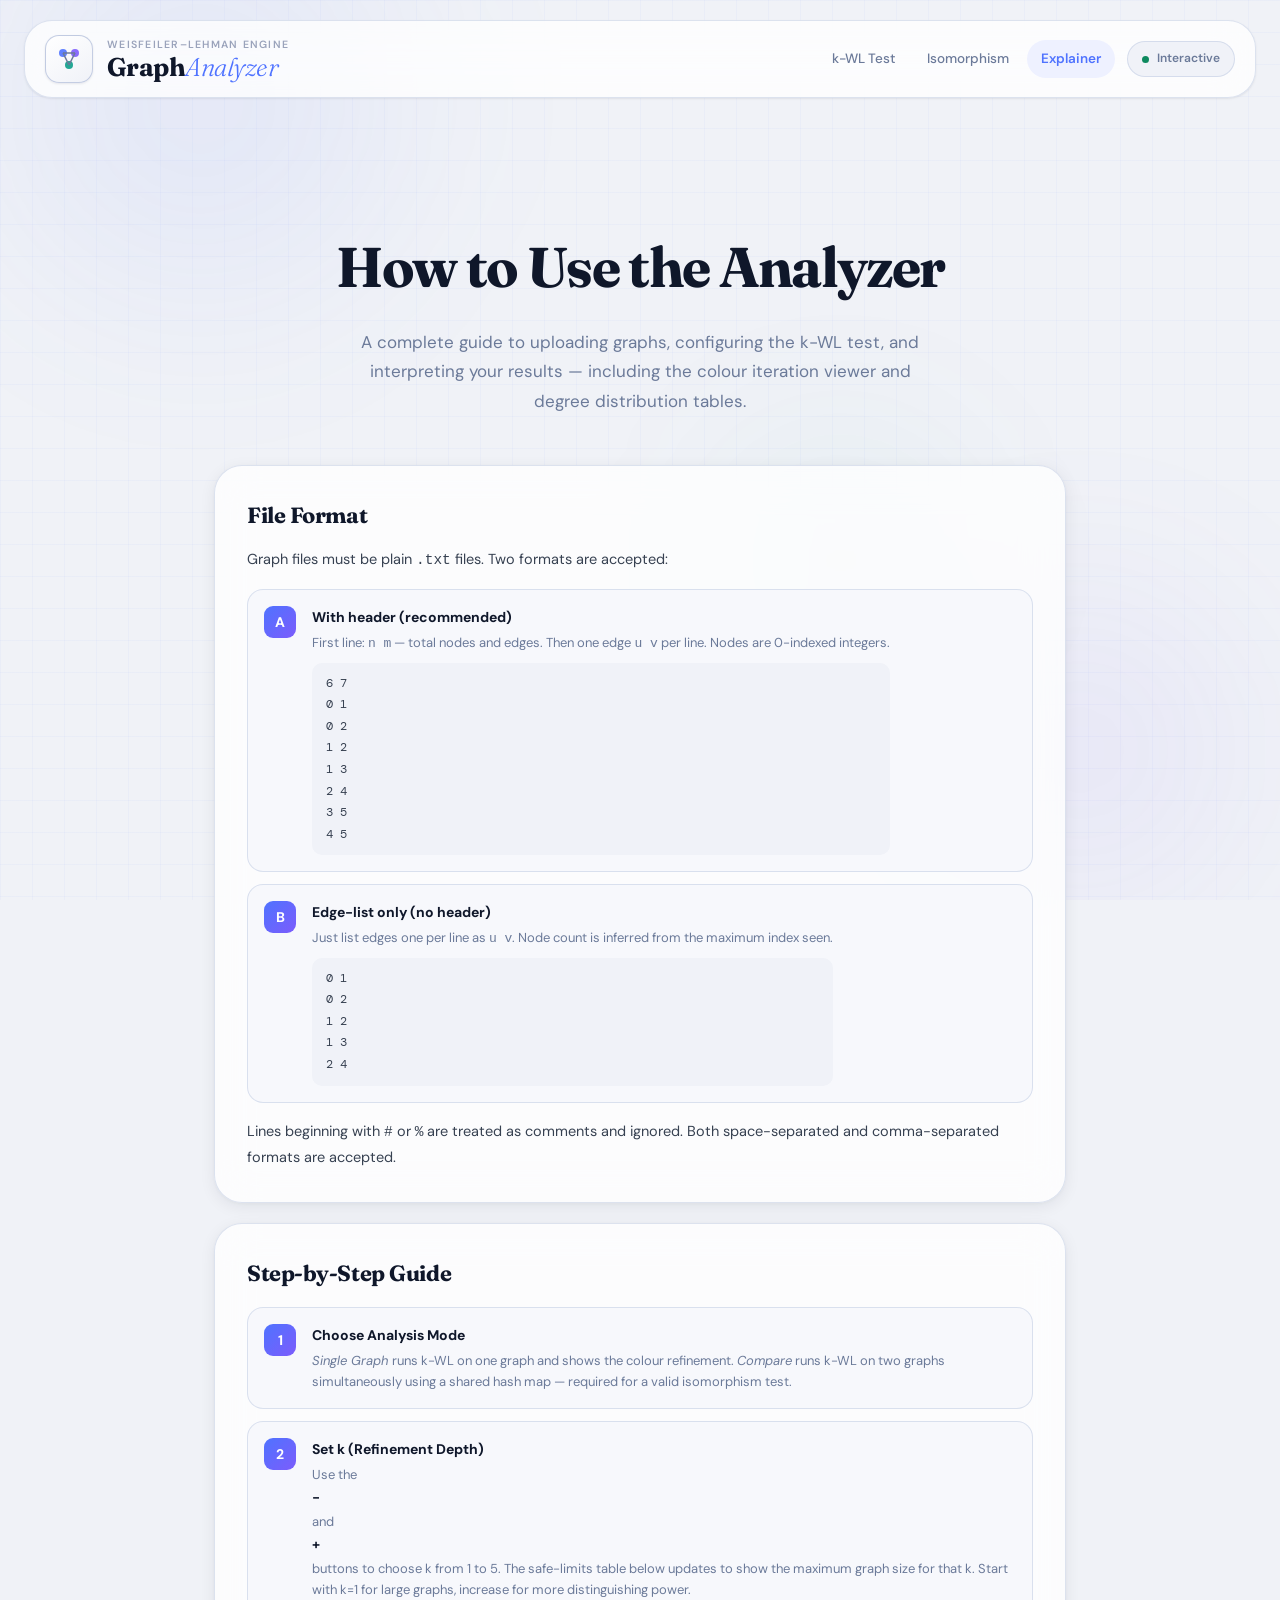
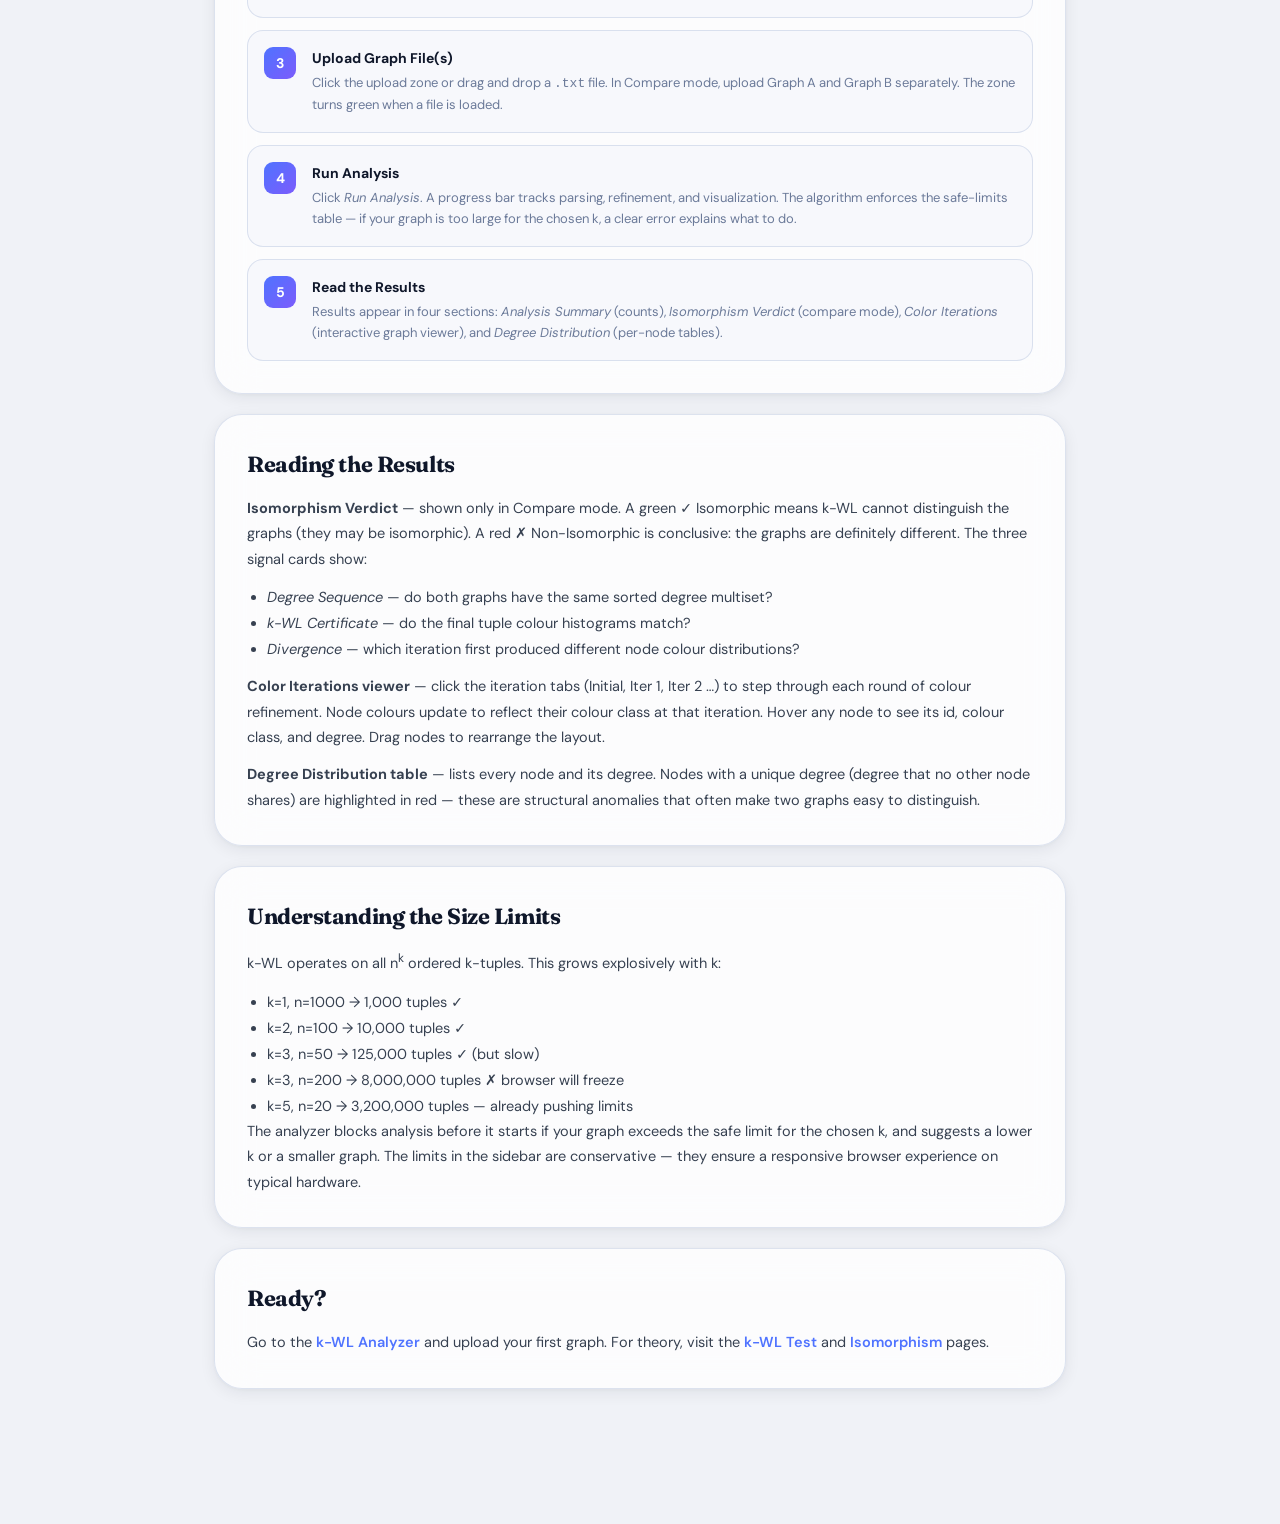
<file: explain.html>
<!DOCTYPE html>
<html lang="en">
<head>
  <meta charset="UTF-8" />
  <meta name="viewport" content="width=device-width, initial-scale=1.0" />
  <title>Explainer — Graph Analyzer</title>
  <link rel="preconnect" href="https://fonts.googleapis.com" />
  <link rel="preconnect" href="https://fonts.gstatic.com" crossorigin />
  <link href="https://fonts.googleapis.com/css2?family=DM+Sans:wght@300;400;500;600;700&family=DM+Mono:wght@400;500&family=Fraunces:ital,opsz,wght@0,9..144,300;0,9..144,700;1,9..144,400&display=swap" rel="stylesheet" />
  <link rel="stylesheet" href="styles.css" />
</head>
<body>

  <div class="bg-canvas">
    <div class="orb orb-1"></div>
    <div class="orb orb-2"></div>
    <div class="orb orb-3"></div>
  </div>

  <div class="page-shell">
    <header class="topbar">
      <div class="brand">
        <div class="brand-mark">
          <svg width="28" height="28" viewBox="0 0 28 28" fill="none">
            <circle cx="8"  cy="8"  r="4" fill="var(--accent-primary)" opacity="0.9"/>
            <circle cx="20" cy="8"  r="4" fill="var(--accent-violet)"  opacity="0.9"/>
            <circle cx="14" cy="20" r="4" fill="var(--accent-teal)"    opacity="0.9"/>
            <line x1="8"  y1="8"  x2="20" y2="8"  stroke="var(--text-tertiary)" stroke-width="1.5"/>
            <line x1="8"  y1="8"  x2="14" y2="20" stroke="var(--text-tertiary)" stroke-width="1.5"/>
            <line x1="20" y1="8"  x2="14" y2="20" stroke="var(--text-tertiary)" stroke-width="1.5"/>
          </svg>
        </div>
        <div class="brand-copy">
          <span class="brand-tag">Weisfeiler–Lehman Engine</span>
          <h1 class="brand-title">Graph<em>Analyzer</em></h1>
        </div>
      </div>
      <nav class="topbar-nav">
        <a href="index.html"       class="nav-link">k-WL Test</a>
        <a href="isomorphism.html" class="nav-link">Isomorphism</a>
        <a href="explain.html"     class="nav-link active">Explainer</a>
        <div class="status-chip">
          <span class="pulse-dot"></span>
          Interactive
        </div>
      </nav>
    </header>

    <div class="static-page">

      <div class="static-hero anim-slide-up">
        <h2>How to Use the Analyzer</h2>
        <p>A complete guide to uploading graphs, configuring the k-WL test, and interpreting your results — including the colour iteration viewer and degree distribution tables.</p>
      </div>

      <!-- File format -->
      <div class="static-section anim-slide-up anim-d1">
        <h3>File Format</h3>
        <p>Graph files must be plain <code>.txt</code> files. Two formats are accepted:</p>

        <div class="algo-steps" style="margin-top:16px">
          <div class="algo-step">
            <div class="step-num">A</div>
            <div class="step-body">
              <strong>With header (recommended)</strong>
              <p>First line: <code>n m</code> — total nodes and edges. Then one edge <code>u v</code> per line. Nodes are 0-indexed integers.</p>
              <div style="margin-top:8px;padding:10px 14px;background:var(--surface-2);border-radius:10px;font-family:'DM Mono',monospace;font-size:12px;color:var(--text-secondary);line-height:1.8">
                6 7<br>
                0 1<br>
                0 2<br>
                1 2<br>
                1 3<br>
                2 4<br>
                3 5<br>
                4 5
              </div>
            </div>
          </div>
          <div class="algo-step">
            <div class="step-num">B</div>
            <div class="step-body">
              <strong>Edge-list only (no header)</strong>
              <p>Just list edges one per line as <code>u v</code>. Node count is inferred from the maximum index seen.</p>
              <div style="margin-top:8px;padding:10px 14px;background:var(--surface-2);border-radius:10px;font-family:'DM Mono',monospace;font-size:12px;color:var(--text-secondary);line-height:1.8">
                0 1<br>
                0 2<br>
                1 2<br>
                1 3<br>
                2 4
              </div>
            </div>
          </div>
        </div>

        <p style="margin-top:16px">Lines beginning with <code>#</code> or <code>%</code> are treated as comments and ignored. Both space-separated and comma-separated formats are accepted.</p>
      </div>

      <!-- Step by step -->
      <div class="static-section anim-slide-up anim-d2">
        <h3>Step-by-Step Guide</h3>
        <div class="algo-steps">
          <div class="algo-step">
            <div class="step-num">1</div>
            <div class="step-body">
              <strong>Choose Analysis Mode</strong>
              <p><em>Single Graph</em> runs k-WL on one graph and shows the colour refinement. <em>Compare</em> runs k-WL on two graphs simultaneously using a shared hash map — required for a valid isomorphism test.</p>
            </div>
          </div>
          <div class="algo-step">
            <div class="step-num">2</div>
            <div class="step-body">
              <strong>Set k (Refinement Depth)</strong>
              <p>Use the <strong>−</strong> and <strong>+</strong> buttons to choose k from 1 to 5. The safe-limits table below updates to show the maximum graph size for that k. Start with k=1 for large graphs, increase for more distinguishing power.</p>
            </div>
          </div>
          <div class="algo-step">
            <div class="step-num">3</div>
            <div class="step-body">
              <strong>Upload Graph File(s)</strong>
              <p>Click the upload zone or drag and drop a <code>.txt</code> file. In Compare mode, upload Graph A and Graph B separately. The zone turns green when a file is loaded.</p>
            </div>
          </div>
          <div class="algo-step">
            <div class="step-num">4</div>
            <div class="step-body">
              <strong>Run Analysis</strong>
              <p>Click <em>Run Analysis</em>. A progress bar tracks parsing, refinement, and visualization. The algorithm enforces the safe-limits table — if your graph is too large for the chosen k, a clear error explains what to do.</p>
            </div>
          </div>
          <div class="algo-step">
            <div class="step-num">5</div>
            <div class="step-body">
              <strong>Read the Results</strong>
              <p>Results appear in four sections: <em>Analysis Summary</em> (counts), <em>Isomorphism Verdict</em> (compare mode), <em>Color Iterations</em> (interactive graph viewer), and <em>Degree Distribution</em> (per-node tables).</p>
            </div>
          </div>
        </div>
      </div>

      <!-- Reading results -->
      <div class="static-section anim-slide-up anim-d3">
        <h3>Reading the Results</h3>

        <p><strong>Isomorphism Verdict</strong> — shown only in Compare mode. A green ✓ Isomorphic means k-WL cannot distinguish the graphs (they may be isomorphic). A red ✗ Non-Isomorphic is conclusive: the graphs are definitely different. The three signal cards show:</p>
        <ul>
          <li><em>Degree Sequence</em> — do both graphs have the same sorted degree multiset?</li>
          <li><em>k-WL Certificate</em> — do the final tuple colour histograms match?</li>
          <li><em>Divergence</em> — which iteration first produced different node colour distributions?</li>
        </ul>

        <p style="margin-top:12px"><strong>Color Iterations viewer</strong> — click the iteration tabs (Initial, Iter 1, Iter 2 …) to step through each round of colour refinement. Node colours update to reflect their colour class at that iteration. Hover any node to see its id, colour class, and degree. Drag nodes to rearrange the layout.</p>

        <p style="margin-top:12px"><strong>Degree Distribution table</strong> — lists every node and its degree. Nodes with a unique degree (degree that no other node shares) are highlighted in red — these are structural anomalies that often make two graphs easy to distinguish.</p>
      </div>

      <!-- Safe limits -->
      <div class="static-section anim-slide-up anim-d4">
        <h3>Understanding the Size Limits</h3>
        <p>k-WL operates on all n<sup>k</sup> ordered k-tuples. This grows explosively with k:</p>
        <ul>
          <li>k=1, n=1000 → 1,000 tuples ✓</li>
          <li>k=2, n=100 → 10,000 tuples ✓</li>
          <li>k=3, n=50 → 125,000 tuples ✓ (but slow)</li>
          <li>k=3, n=200 → 8,000,000 tuples ✗ browser will freeze</li>
          <li>k=5, n=20 → 3,200,000 tuples — already pushing limits</li>
        </ul>
        <p>The analyzer blocks analysis before it starts if your graph exceeds the safe limit for the chosen k, and suggests a lower k or a smaller graph. The limits in the sidebar are conservative — they ensure a responsive browser experience on typical hardware.</p>
      </div>

      <div class="static-section anim-slide-up">
        <h3>Ready?</h3>
        <p>Go to the <a href="index.html" style="color:var(--accent-primary);font-weight:600">k-WL Analyzer</a> and upload your first graph. For theory, visit the <a href="kwl.html" style="color:var(--accent-primary);font-weight:600">k-WL Test</a> and <a href="isomorphism.html" style="color:var(--accent-primary);font-weight:600">Isomorphism</a> pages.</p>
      </div>

    </div>
  </div>

</body>
</html>
</file>
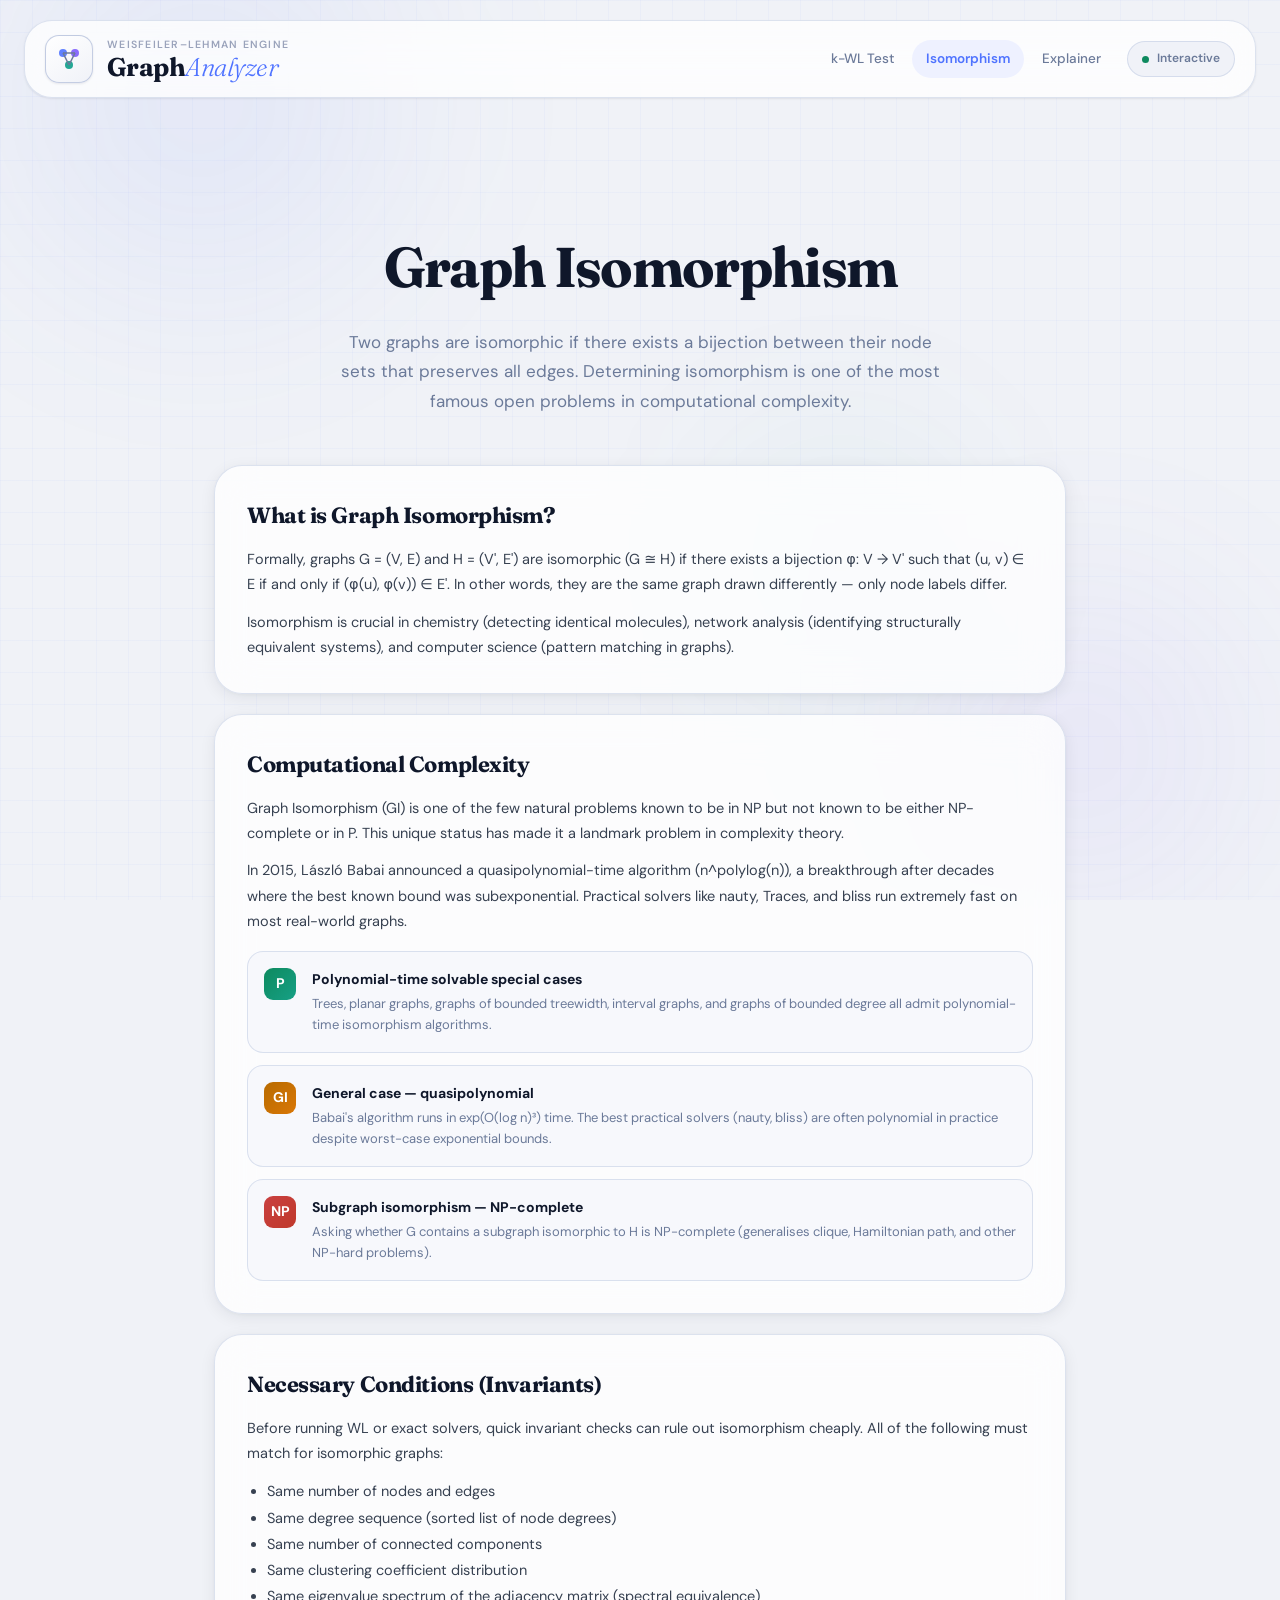
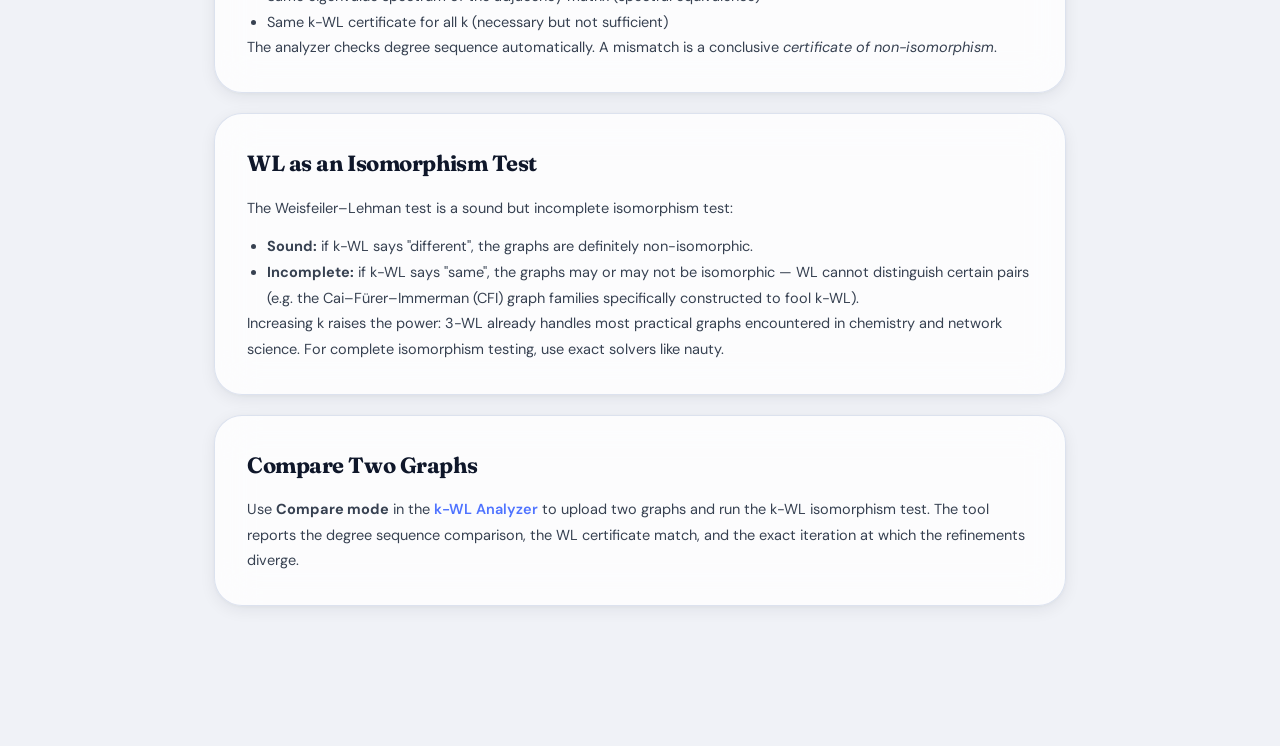
<file: isomorphism.html>
<!DOCTYPE html>
<html lang="en">
<head>
  <meta charset="UTF-8" />
  <meta name="viewport" content="width=device-width, initial-scale=1.0" />
  <title>Isomorphism — Graph Analyzer</title>
  <link rel="preconnect" href="https://fonts.googleapis.com" />
  <link rel="preconnect" href="https://fonts.gstatic.com" crossorigin />
  <link href="https://fonts.googleapis.com/css2?family=DM+Sans:wght@300;400;500;600;700&family=DM+Mono:wght@400;500&family=Fraunces:ital,opsz,wght@0,9..144,300;0,9..144,700;1,9..144,400&display=swap" rel="stylesheet" />
  <link rel="stylesheet" href="styles.css" />
</head>
<body>

  <div class="bg-canvas">
    <div class="orb orb-1"></div>
    <div class="orb orb-2"></div>
    <div class="orb orb-3"></div>
  </div>

  <div class="page-shell">
    <header class="topbar">
      <div class="brand">
        <div class="brand-mark">
          <svg width="28" height="28" viewBox="0 0 28 28" fill="none">
            <circle cx="8"  cy="8"  r="4" fill="var(--accent-primary)" opacity="0.9"/>
            <circle cx="20" cy="8"  r="4" fill="var(--accent-violet)"  opacity="0.9"/>
            <circle cx="14" cy="20" r="4" fill="var(--accent-teal)"    opacity="0.9"/>
            <line x1="8"  y1="8"  x2="20" y2="8"  stroke="var(--text-tertiary)" stroke-width="1.5"/>
            <line x1="8"  y1="8"  x2="14" y2="20" stroke="var(--text-tertiary)" stroke-width="1.5"/>
            <line x1="20" y1="8"  x2="14" y2="20" stroke="var(--text-tertiary)" stroke-width="1.5"/>
          </svg>
        </div>
        <div class="brand-copy">
          <span class="brand-tag">Weisfeiler–Lehman Engine</span>
          <h1 class="brand-title">Graph<em>Analyzer</em></h1>
        </div>
      </div>
      <nav class="topbar-nav">
        <a href="index.html"       class="nav-link">k-WL Test</a>
        <a href="isomorphism.html" class="nav-link active">Isomorphism</a>
        <a href="explain.html"     class="nav-link">Explainer</a>
        <div class="status-chip">
          <span class="pulse-dot"></span>
          Interactive
        </div>
      </nav>
    </header>

    <div class="static-page">

      <div class="static-hero anim-slide-up">
        <h2>Graph Isomorphism</h2>
        <p>Two graphs are isomorphic if there exists a bijection between their node sets that preserves all edges. Determining isomorphism is one of the most famous open problems in computational complexity.</p>
      </div>

      <div class="static-section anim-slide-up anim-d1">
        <h3>What is Graph Isomorphism?</h3>
        <p>Formally, graphs G = (V, E) and H = (V', E') are isomorphic (G ≅ H) if there exists a bijection φ: V → V' such that (u, v) ∈ E if and only if (φ(u), φ(v)) ∈ E'. In other words, they are the same graph drawn differently — only node labels differ.</p>
        <p>Isomorphism is crucial in chemistry (detecting identical molecules), network analysis (identifying structurally equivalent systems), and computer science (pattern matching in graphs).</p>
      </div>

      <div class="static-section anim-slide-up anim-d2">
        <h3>Computational Complexity</h3>
        <p>Graph Isomorphism (GI) is one of the few natural problems known to be in NP but not known to be either NP-complete or in P. This unique status has made it a landmark problem in complexity theory.</p>
        <p>In 2015, László Babai announced a quasipolynomial-time algorithm (n^polylog(n)), a breakthrough after decades where the best known bound was subexponential. Practical solvers like nauty, Traces, and bliss run extremely fast on most real-world graphs.</p>
        <div class="algo-steps" style="margin-top:16px">
          <div class="algo-step">
            <div class="step-num" style="background:linear-gradient(135deg,var(--success),#16a085)">P</div>
            <div class="step-body">
              <strong>Polynomial-time solvable special cases</strong>
              <p>Trees, planar graphs, graphs of bounded treewidth, interval graphs, and graphs of bounded degree all admit polynomial-time isomorphism algorithms.</p>
            </div>
          </div>
          <div class="algo-step">
            <div class="step-num" style="background:linear-gradient(135deg,var(--warning),#d97706)">GI</div>
            <div class="step-body">
              <strong>General case — quasipolynomial</strong>
              <p>Babai's algorithm runs in exp(O(log n)³) time. The best practical solvers (nauty, bliss) are often polynomial in practice despite worst-case exponential bounds.</p>
            </div>
          </div>
          <div class="algo-step">
            <div class="step-num" style="background:linear-gradient(135deg,var(--danger),#c0392b)">NP</div>
            <div class="step-body">
              <strong>Subgraph isomorphism — NP-complete</strong>
              <p>Asking whether G contains a subgraph isomorphic to H is NP-complete (generalises clique, Hamiltonian path, and other NP-hard problems).</p>
            </div>
          </div>
        </div>
      </div>

      <div class="static-section anim-slide-up anim-d3">
        <h3>Necessary Conditions (Invariants)</h3>
        <p>Before running WL or exact solvers, quick invariant checks can rule out isomorphism cheaply. All of the following must match for isomorphic graphs:</p>
        <ul>
          <li>Same number of nodes and edges</li>
          <li>Same degree sequence (sorted list of node degrees)</li>
          <li>Same number of connected components</li>
          <li>Same clustering coefficient distribution</li>
          <li>Same eigenvalue spectrum of the adjacency matrix (spectral equivalence)</li>
          <li>Same k-WL certificate for all k (necessary but not sufficient)</li>
        </ul>
        <p>The analyzer checks degree sequence automatically. A mismatch is a conclusive <em>certificate of non-isomorphism</em>.</p>
      </div>

      <div class="static-section anim-slide-up anim-d4">
        <h3>WL as an Isomorphism Test</h3>
        <p>The Weisfeiler–Lehman test is a sound but incomplete isomorphism test:</p>
        <ul>
          <li><strong>Sound:</strong> if k-WL says "different", the graphs are definitely non-isomorphic.</li>
          <li><strong>Incomplete:</strong> if k-WL says "same", the graphs may or may not be isomorphic — WL cannot distinguish certain pairs (e.g. the Cai–Fürer–Immerman (CFI) graph families specifically constructed to fool k-WL).</li>
        </ul>
        <p>Increasing k raises the power: 3-WL already handles most practical graphs encountered in chemistry and network science. For complete isomorphism testing, use exact solvers like nauty.</p>
      </div>

      <div class="static-section anim-slide-up">
        <h3>Compare Two Graphs</h3>
        <p>Use <strong>Compare mode</strong> in the <a href="index.html" style="color:var(--accent-primary);font-weight:600">k-WL Analyzer</a> to upload two graphs and run the k-WL isomorphism test. The tool reports the degree sequence comparison, the WL certificate match, and the exact iteration at which the refinements diverge.</p>
      </div>

    </div>
  </div>

</body>
</html>
</file>
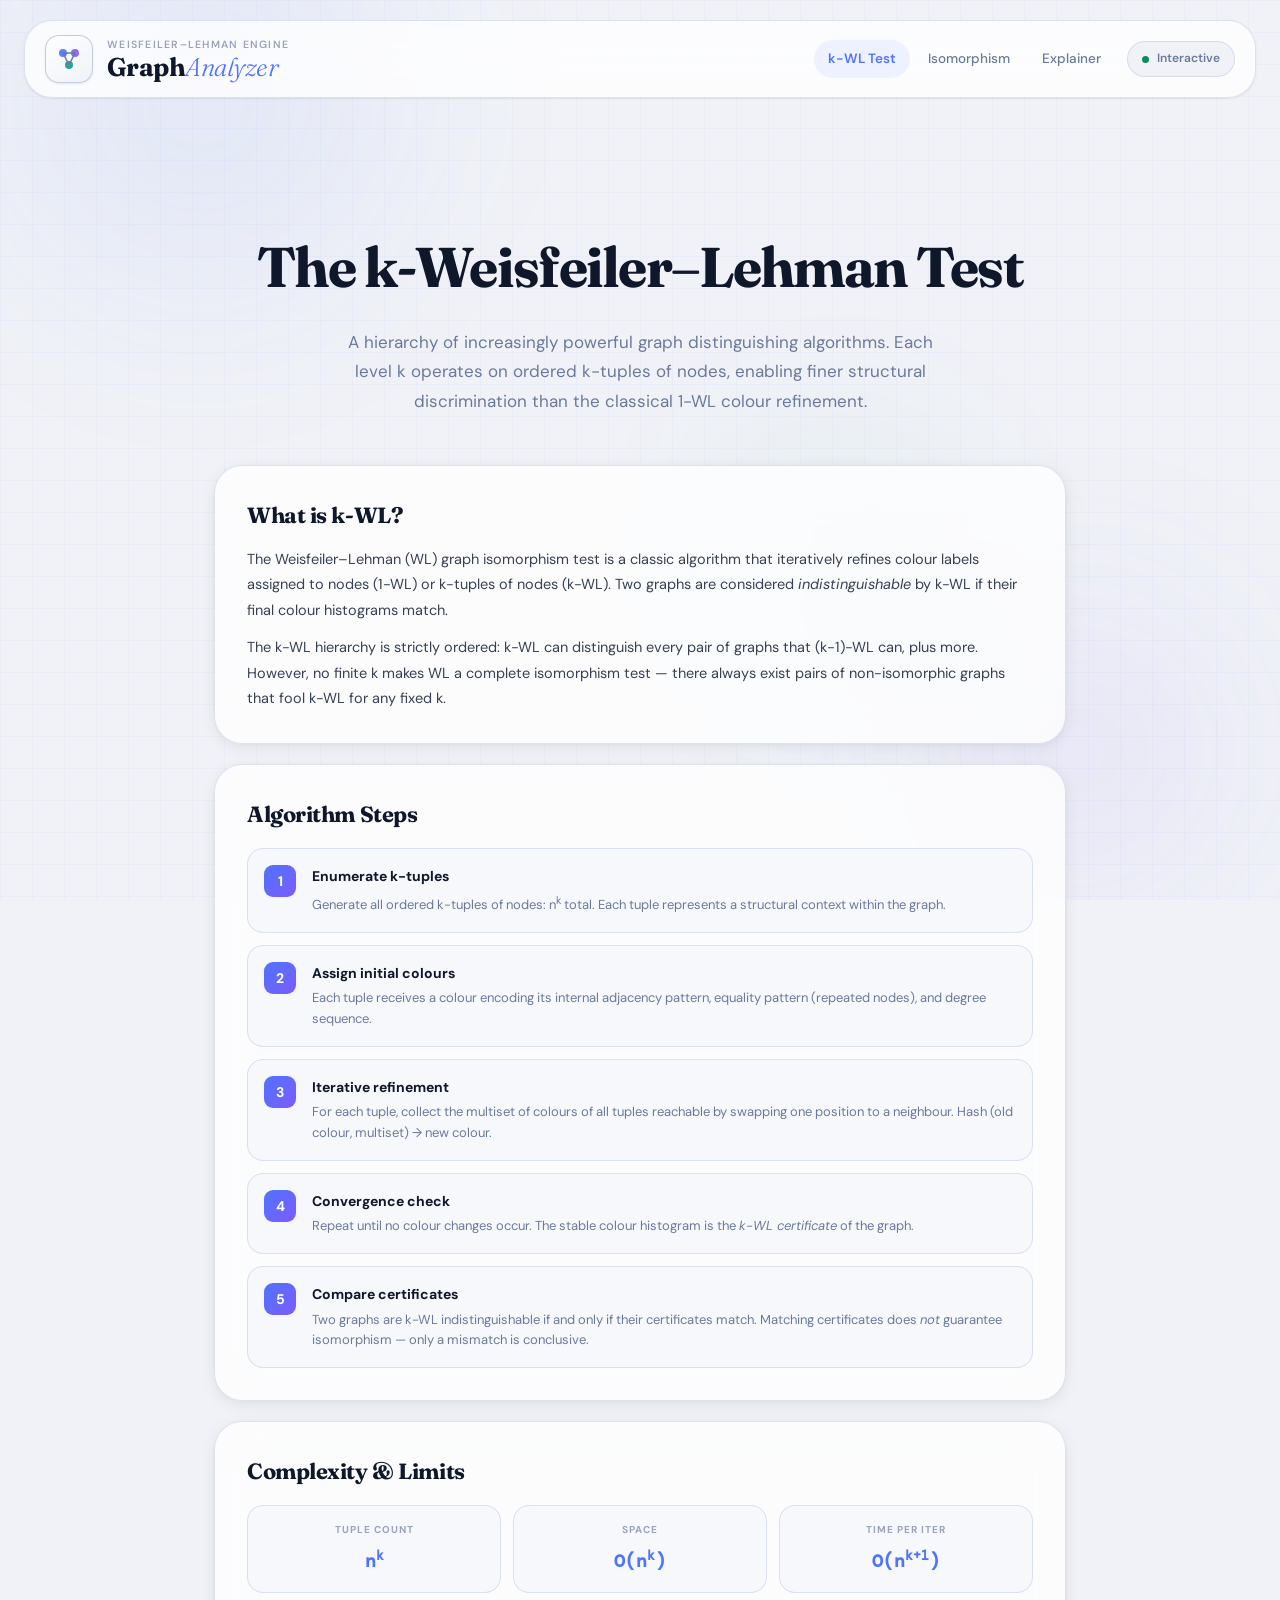
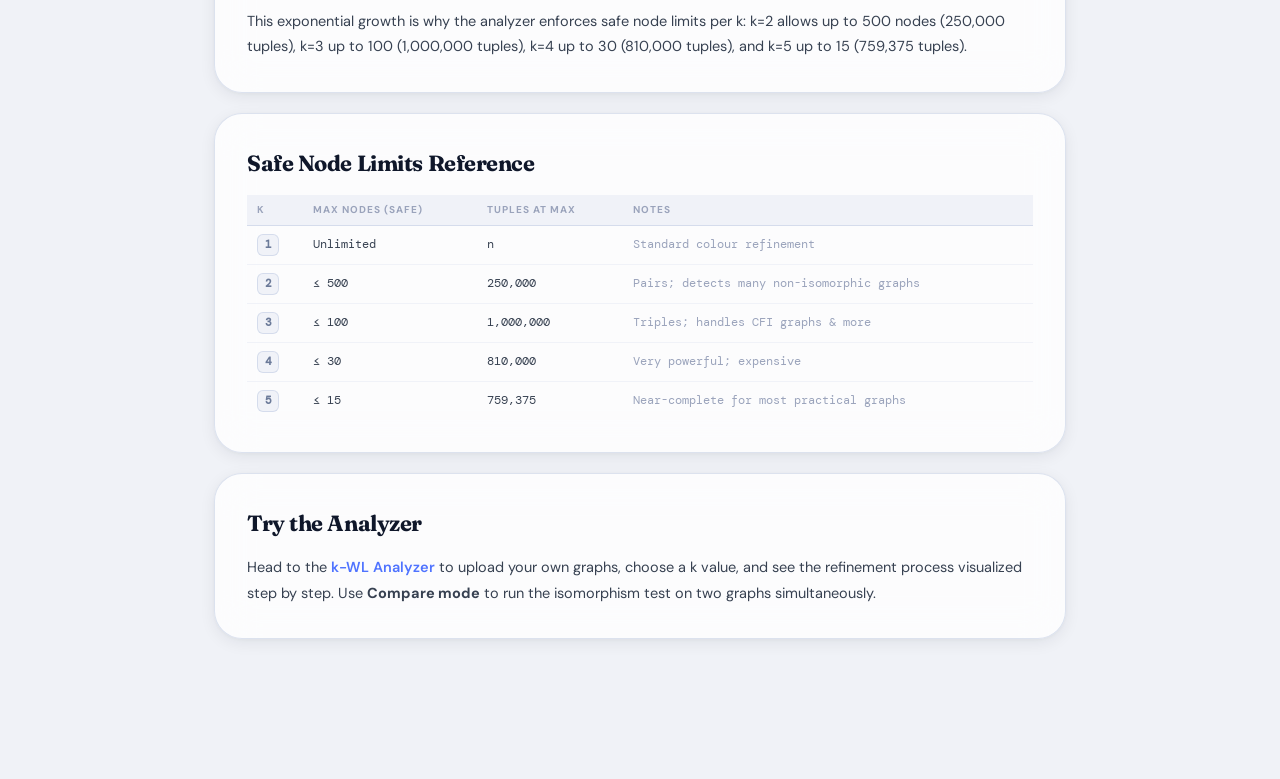
<file: kwl.html>
<!DOCTYPE html>
<html lang="en">
<head>
  <meta charset="UTF-8" />
  <meta name="viewport" content="width=device-width, initial-scale=1.0" />
  <title>k-WL Test — Graph Analyzer</title>
  <link rel="preconnect" href="https://fonts.googleapis.com" />
  <link rel="preconnect" href="https://fonts.gstatic.com" crossorigin />
  <link href="https://fonts.googleapis.com/css2?family=DM+Sans:wght@300;400;500;600;700&family=DM+Mono:wght@400;500&family=Fraunces:ital,opsz,wght@0,9..144,300;0,9..144,700;1,9..144,400&display=swap" rel="stylesheet" />
  <link rel="stylesheet" href="styles.css" />
</head>
<body>

  <div class="bg-canvas">
    <div class="orb orb-1"></div>
    <div class="orb orb-2"></div>
    <div class="orb orb-3"></div>
  </div>

  <div class="page-shell">
    <header class="topbar">
      <div class="brand">
        <div class="brand-mark">
          <svg width="28" height="28" viewBox="0 0 28 28" fill="none">
            <circle cx="8"  cy="8"  r="4" fill="var(--accent-primary)" opacity="0.9"/>
            <circle cx="20" cy="8"  r="4" fill="var(--accent-violet)"  opacity="0.9"/>
            <circle cx="14" cy="20" r="4" fill="var(--accent-teal)"    opacity="0.9"/>
            <line x1="8"  y1="8"  x2="20" y2="8"  stroke="var(--text-tertiary)" stroke-width="1.5"/>
            <line x1="8"  y1="8"  x2="14" y2="20" stroke="var(--text-tertiary)" stroke-width="1.5"/>
            <line x1="20" y1="8"  x2="14" y2="20" stroke="var(--text-tertiary)" stroke-width="1.5"/>
          </svg>
        </div>
        <div class="brand-copy">
          <span class="brand-tag">Weisfeiler–Lehman Engine</span>
          <h1 class="brand-title">Graph<em>Analyzer</em></h1>
        </div>
      </div>
      <nav class="topbar-nav">
        <a href="index.html"       class="nav-link active">k-WL Test</a>
        <a href="isomorphism.html" class="nav-link">Isomorphism</a>
        <a href="explain.html"     class="nav-link">Explainer</a>
        <div class="status-chip">
          <span class="pulse-dot"></span>
          Interactive
        </div>
      </nav>
    </header>

    <div class="static-page">

      <div class="static-hero anim-slide-up">
        <h2>The k-Weisfeiler–Lehman Test</h2>
        <p>A hierarchy of increasingly powerful graph distinguishing algorithms. Each level k operates on ordered k-tuples of nodes, enabling finer structural discrimination than the classical 1-WL colour refinement.</p>
      </div>

      <div class="static-section anim-slide-up anim-d1">
        <h3>What is k-WL?</h3>
        <p>The Weisfeiler–Lehman (WL) graph isomorphism test is a classic algorithm that iteratively refines colour labels assigned to nodes (1-WL) or k-tuples of nodes (k-WL). Two graphs are considered <em>indistinguishable</em> by k-WL if their final colour histograms match.</p>
        <p>The k-WL hierarchy is strictly ordered: k-WL can distinguish every pair of graphs that (k−1)-WL can, plus more. However, no finite k makes WL a complete isomorphism test — there always exist pairs of non-isomorphic graphs that fool k-WL for any fixed k.</p>
      </div>

      <div class="static-section anim-slide-up anim-d2">
        <h3>Algorithm Steps</h3>
        <div class="algo-steps">
          <div class="algo-step">
            <div class="step-num">1</div>
            <div class="step-body">
              <strong>Enumerate k-tuples</strong>
              <p>Generate all ordered k-tuples of nodes: n<sup>k</sup> total. Each tuple represents a structural context within the graph.</p>
            </div>
          </div>
          <div class="algo-step">
            <div class="step-num">2</div>
            <div class="step-body">
              <strong>Assign initial colours</strong>
              <p>Each tuple receives a colour encoding its internal adjacency pattern, equality pattern (repeated nodes), and degree sequence.</p>
            </div>
          </div>
          <div class="algo-step">
            <div class="step-num">3</div>
            <div class="step-body">
              <strong>Iterative refinement</strong>
              <p>For each tuple, collect the multiset of colours of all tuples reachable by swapping one position to a neighbour. Hash (old colour, multiset) → new colour.</p>
            </div>
          </div>
          <div class="algo-step">
            <div class="step-num">4</div>
            <div class="step-body">
              <strong>Convergence check</strong>
              <p>Repeat until no colour changes occur. The stable colour histogram is the <em>k-WL certificate</em> of the graph.</p>
            </div>
          </div>
          <div class="algo-step">
            <div class="step-num">5</div>
            <div class="step-body">
              <strong>Compare certificates</strong>
              <p>Two graphs are k-WL indistinguishable if and only if their certificates match. Matching certificates does <em>not</em> guarantee isomorphism — only a mismatch is conclusive.</p>
            </div>
          </div>
        </div>
      </div>

      <div class="static-section anim-slide-up anim-d3">
        <h3>Complexity &amp; Limits</h3>
        <div class="complexity-grid">
          <div class="complexity-box">
            <div class="c-label">Tuple count</div>
            <div class="c-val">n<sup style="font-size:13px">k</sup></div>
          </div>
          <div class="complexity-box">
            <div class="c-label">Space</div>
            <div class="c-val">O(n<sup style="font-size:13px">k</sup>)</div>
          </div>
          <div class="complexity-box">
            <div class="c-label">Time per iter</div>
            <div class="c-val">O(n<sup style="font-size:13px">k+1</sup>)</div>
          </div>
        </div>
        <p style="margin-top:16px">This exponential growth is why the analyzer enforces safe node limits per k: k=2 allows up to 500 nodes (250,000 tuples), k=3 up to 100 (1,000,000 tuples), k=4 up to 30 (810,000 tuples), and k=5 up to 15 (759,375 tuples).</p>
      </div>

      <div class="static-section anim-slide-up anim-d4">
        <h3>Safe Node Limits Reference</h3>
        <table class="kwl-limits-table" style="margin-top:8px">
          <thead><tr><th>k</th><th>Max nodes (safe)</th><th>Tuples at max</th><th>Notes</th></tr></thead>
          <tbody>
            <tr><td><span class="k-badge">1</span></td><td>Unlimited</td><td>n</td><td style="font-size:12px;color:var(--text-muted)">Standard colour refinement</td></tr>
            <tr><td><span class="k-badge">2</span></td><td>≤ 500</td><td>250,000</td><td style="font-size:12px;color:var(--text-muted)">Pairs; detects many non-isomorphic graphs</td></tr>
            <tr><td><span class="k-badge">3</span></td><td>≤ 100</td><td>1,000,000</td><td style="font-size:12px;color:var(--text-muted)">Triples; handles CFI graphs &amp; more</td></tr>
            <tr><td><span class="k-badge">4</span></td><td>≤ 30</td><td>810,000</td><td style="font-size:12px;color:var(--text-muted)">Very powerful; expensive</td></tr>
            <tr><td><span class="k-badge">5</span></td><td>≤ 15</td><td>759,375</td><td style="font-size:12px;color:var(--text-muted)">Near-complete for most practical graphs</td></tr>
          </tbody>
        </table>
      </div>

      <div class="static-section anim-slide-up">
        <h3>Try the Analyzer</h3>
        <p>Head to the <a href="index.html" style="color:var(--accent-primary);font-weight:600">k-WL Analyzer</a> to upload your own graphs, choose a k value, and see the refinement process visualized step by step. Use <strong>Compare mode</strong> to run the isomorphism test on two graphs simultaneously.</p>
      </div>

    </div>
  </div>

</body>
</html>
</file>
<file: styles.css>
/* ============================================================
   styles.css — k-WL Graph Analyzer
   Light theme · Premium design · Advanced animations
   ============================================================ */

/* ------ DESIGN TOKENS -------------------------------------- */
:root {
  /* Background */
  --bg-base: #f0f2f7;
  --bg-page: #eceef5;

  /* Surfaces */
  --surface-0: #ffffff;
  --surface-1: #f7f8fc;
  --surface-2: #f0f2f8;
  --surface-glass: rgba(255, 255, 255, 0.78);

  /* Borders */
  --border-light: rgba(180, 192, 220, 0.45);
  --border-med: rgba(160, 175, 210, 0.6);
  --border-focus: rgba(79, 115, 255, 0.4);

  /* Text */
  --text-primary: #0f172a;
  --text-secondary: #374151;
  --text-tertiary: #6b7a99;
  --text-muted: #9aa3bb;

  /* Accents */
  --accent-primary: #4f73ff;
  --accent-primary-soft: #eef1ff;
  --accent-violet: #7c5cfc;
  --accent-violet-soft: #f0ecff;
  --accent-teal: #0d9e8a;
  --accent-teal-soft: #e6faf7;

  /* Semantic */
  --success: #0e8a5f;
  --success-soft: #e8f9f3;
  --success-border: rgba(14, 138, 95, 0.2);
  --danger: #c94040;
  --danger-soft: #fff0f0;
  --danger-border: rgba(201, 64, 64, 0.2);
  --warning: #b86b00;
  --warning-soft: #fff7ea;
  --warning-border: rgba(184, 107, 0, 0.2);

  /* Shadows */
  --shadow-xs: 0 1px 3px rgba(15, 23, 42, 0.05), 0 1px 2px rgba(15, 23, 42, 0.04);
  --shadow-sm: 0 4px 16px rgba(15, 23, 42, 0.07), 0 1px 4px rgba(15, 23, 42, 0.04);
  --shadow-md: 0 12px 32px rgba(15, 23, 42, 0.09), 0 4px 12px rgba(15, 23, 42, 0.05);
  --shadow-lg: 0 24px 56px rgba(15, 23, 42, 0.12), 0 8px 20px rgba(15, 23, 42, 0.06);
  --shadow-accent: 0 12px 36px rgba(79, 115, 255, 0.2), 0 4px 12px rgba(79, 115, 255, 0.12);

  /* Radii */
  --r-sm: 10px;
  --r-md: 16px;
  --r-lg: 22px;
  --r-xl: 28px;
  --r-pill: 999px;

  /* Spacing */
  --sp-1: 8px;
  --sp-2: 16px;
  --sp-3: 24px;
  --sp-4: 32px;
  --sp-5: 48px;

  /* Graph node colors (harmonious) */
  --gn-0: #4f73ff;
  --gn-1: #7c5cfc;
  --gn-2: #0d9e8a;
  --gn-3: #e67e22;
  --gn-4: #c94040;
  --gn-5: #2980b9;
  --gn-6: #8e44ad;
  --gn-7: #27ae60;
  --gn-8: #d35400;
  --gn-9: #2c3e50;
}

/* ------ RESET & BASE -------------------------------------- */
*, *::before, *::after { box-sizing: border-box; }

html, body {
  min-height: 100%;
  scroll-behavior: smooth;
}

body {
  margin: 0;
  font-family: 'DM Sans', system-ui, -apple-system, sans-serif;
  font-size: 15px;
  line-height: 1.6;
  color: var(--text-primary);
  background: var(--bg-base);
  overflow-x: hidden;
  -webkit-font-smoothing: antialiased;
}

button, input, a { font: inherit; }
button { border: 0; background: none; cursor: pointer; }
a { color: inherit; text-decoration: none; }

/* ------ ANIMATED BACKGROUND -------------------------------- */
.bg-canvas {
  position: fixed;
  inset: 0;
  z-index: 0;
  overflow: hidden;
  pointer-events: none;
}

.bg-canvas::before {
  content: '';
  position: absolute;
  inset: 0;
  background-image:
    linear-gradient(rgba(79, 115, 255, 0.035) 1px, transparent 1px),
    linear-gradient(90deg, rgba(79, 115, 255, 0.035) 1px, transparent 1px);
  background-size: 32px 32px;
}

.orb {
  position: absolute;
  border-radius: 50%;
  filter: blur(70px);
  animation: orbFloat 20s ease-in-out infinite;
  will-change: transform;
}

.orb-1 {
  width: 600px; height: 600px;
  background: radial-gradient(circle, rgba(79, 115, 255, 0.09) 0%, transparent 70%);
  top: -200px; left: -100px;
  animation-duration: 22s;
}

.orb-2 {
  width: 500px; height: 500px;
  background: radial-gradient(circle, rgba(124, 92, 252, 0.08) 0%, transparent 70%);
  bottom: -100px; right: -50px;
  animation-duration: 18s;
  animation-delay: -8s;
}

.orb-3 {
  width: 400px; height: 400px;
  background: radial-gradient(circle, rgba(13, 158, 138, 0.06) 0%, transparent 70%);
  top: 40%; left: 50%;
  animation-duration: 26s;
  animation-delay: -14s;
}

@keyframes orbFloat {
  0%, 100% { transform: translate(0, 0) scale(1); }
  33%       { transform: translate(30px, -40px) scale(1.05); }
  66%       { transform: translate(-20px, 30px) scale(0.96); }
}

/* ------ LAYOUT -------------------------------------------- */
.page-shell {
  position: relative;
  z-index: 1;
  max-width: 1640px;
  margin: 0 auto;
  padding: 20px 24px 40px;
}

/* ------ TOPBAR -------------------------------------------- */
.topbar {
  display: flex;
  align-items: center;
  justify-content: space-between;
  gap: 20px;
  margin-bottom: 24px;
  padding: 14px 20px;
  border-radius: var(--r-xl);
  background: var(--surface-glass);
  backdrop-filter: blur(20px);
  -webkit-backdrop-filter: blur(20px);
  border: 1px solid var(--border-light);
  box-shadow: var(--shadow-xs);
}

.brand {
  display: flex;
  align-items: center;
  gap: 14px;
}

.brand-mark {
  width: 48px;
  height: 48px;
  border-radius: 14px;
  background: linear-gradient(145deg, #ffffff, var(--surface-2));
  border: 1px solid var(--border-med);
  box-shadow: var(--shadow-xs);
  display: grid;
  place-items: center;
  transition: transform 0.2s ease, box-shadow 0.2s ease;
}


.brand-tag {
  display: block;
  font-size: 10.5px;
  font-weight: 600;
  letter-spacing: 0.12em;
  text-transform: uppercase;
  color: var(--text-muted);
  margin-bottom: 1px;
}

.brand-title {
  margin: 0;
  font-family: 'Fraunces', Georgia, serif;
  font-size: clamp(20px, 2vw, 28px);
  font-weight: 700;
  line-height: 1;
  letter-spacing: -0.02em;
  color: var(--text-primary);
}

.brand-title em {
  font-style: italic;
  font-weight: 300;
  color: var(--accent-primary);
}

.topbar-nav {
  display: flex;
  align-items: center;
  gap: 4px;
}

.nav-link {
  padding: 8px 14px;
  border-radius: var(--r-pill);
  font-size: 13.5px;
  font-weight: 500;
  color: var(--text-tertiary);
  transition: color 0.15s, background 0.15s;
}

.nav-link:hover {
  color: var(--text-secondary);
  background: var(--surface-2);
}

.nav-link.active {
  color: var(--accent-primary);
  background: var(--accent-primary-soft);
  font-weight: 600;
}

.status-chip {
  display: inline-flex;
  align-items: center;
  gap: 8px;
  padding: 7px 14px;
  border-radius: var(--r-pill);
  background: var(--surface-2);
  border: 1px solid var(--border-light);
  font-size: 12px;
  font-weight: 600;
  color: var(--text-tertiary);
  margin-left: 8px;
}

.pulse-dot {
  width: 7px;
  height: 7px;
  border-radius: 50%;
  background: var(--success);
  animation: pulse 2.4s ease-in-out infinite;
}

@keyframes pulse {
  0%, 100% { box-shadow: 0 0 0 0 rgba(14, 138, 95, 0.5); }
  50%       { box-shadow: 0 0 0 5px rgba(14, 138, 95, 0); }
}

/* ------ WORKSPACE ----------------------------------------- */
.workspace {
  display: grid;
  grid-template-columns: 340px minmax(0, 1fr);
  gap: 20px;
  align-items: start;
}

/* ------ PANELS -------------------------------------------- */
.panel {
  border-radius: var(--r-xl);
  background: var(--surface-glass);
  backdrop-filter: blur(20px);
  -webkit-backdrop-filter: blur(20px);
  border: 1px solid var(--border-light);
  box-shadow: var(--shadow-sm);
  transition: border-color 0.2s, box-shadow 0.2s;
}

.panel:hover {
  border-color: var(--border-med);
  box-shadow: var(--shadow-md);
}

.config-panel {
  padding: 22px;
  display: flex;
  flex-direction: column;
  gap: 20px;
}

.panel-header {
  margin-bottom: 4px;
}

.panel-eyebrow {
  font-size: 10.5px;
  font-weight: 700;
  letter-spacing: 0.14em;
  text-transform: uppercase;
  color: var(--text-muted);
  margin: 0 0 6px;
}

.panel-header h2 {
  margin: 0;
  font-family: 'Fraunces', serif;
  font-size: 22px;
  font-weight: 700;
  letter-spacing: -0.02em;
  color: var(--text-primary);
}

.control-rail {
  display: flex;
  flex-direction: column;
  gap: 14px;
}

/* ------ FIELD BLOCKS -------------------------------------- */
.field-block {
  display: flex;
  flex-direction: column;
  gap: 10px;
}

.field-label {
  font-size: 12.5px;
  font-weight: 700;
  letter-spacing: 0.03em;
  color: var(--text-secondary);
}

.field-label-row {
  display: flex;
  align-items: center;
  justify-content: space-between;
}

.field-tag {
  font-size: 11px;
  font-weight: 600;
  color: var(--text-muted);
  background: var(--surface-2);
  border: 1px solid var(--border-light);
  padding: 3px 9px;
  border-radius: var(--r-pill);
}

.field-hint {
  font-size: 11.5px;
  color: var(--text-muted);
  margin: 0;
  line-height: 1.5;
}

/* ------ MODE TOGGLE --------------------------------------- */
.mode-toggle {
  display: grid;
  grid-template-columns: 1fr 1fr;
  gap: 6px;
  padding: 6px;
  background: var(--surface-2);
  border: 1px solid var(--border-light);
  border-radius: var(--r-md);
}

.mode-btn {
  display: flex;
  align-items: center;
  justify-content: center;
  gap: 8px;
  padding: 10px 12px;
  border-radius: 11px;
  font-size: 13px;
  font-weight: 600;
  color: var(--text-tertiary);
  transition: all 0.2s cubic-bezier(0.34, 1.56, 0.64, 1);
}

.mode-btn:hover {
  color: var(--text-secondary);
  background: rgba(255,255,255,0.6);
}

.mode-btn.active {
  color: var(--accent-primary);
  background: var(--surface-0);
  box-shadow: var(--shadow-xs), 0 0 0 1px rgba(79, 115, 255, 0.08);
  transform: scale(1.02);
}

.mode-icon {
  display: flex;
  align-items: center;
  opacity: 0.8;
}

/* ------ K CONTROL ----------------------------------------- */
.k-control {
  display: flex;
  align-items: center;
  gap: 10px;
}

.k-stepper {
  width: 44px;
  height: 44px;
  border-radius: 12px;
  background: var(--surface-0);
  border: 1.5px solid var(--border-med);
  font-size: 22px;
  font-weight: 400;
  color: var(--text-tertiary);
  display: grid;
  place-items: center;
  transition: all 0.15s ease;
  line-height: 1;
  box-shadow: var(--shadow-xs);
  flex-shrink: 0;
  user-select: none;
  -webkit-user-select: none;
}

.k-stepper:hover {
  background: var(--accent-primary-soft);
  border-color: var(--border-focus);
  color: var(--accent-primary);
  transform: scale(1.06);
}

.k-stepper:active {
  transform: scale(0.95);
}

/* FIX: replaced <input type="number"> with a plain display div
   to eliminate native spinner arrows that caused invisible value drift */
.k-value-display {
  flex: 1;
  height: 48px;
  border-radius: 13px;
  border: 1.5px solid var(--border-med);
  background: var(--surface-0);
  display: flex;
  align-items: center;
  justify-content: center;
  font-family: 'Fraunces', serif;
  font-size: 28px;
  font-weight: 700;
  color: var(--text-primary);
  box-shadow: var(--shadow-xs);
  transition: border-color 0.15s;
  user-select: none;
  -webkit-user-select: none;
}

.k-value-display.bump {
  animation: kBump 0.35s cubic-bezier(0.34, 1.56, 0.64, 1);
}

@keyframes kBump {
  0%   { transform: scale(1); }
  40%  { transform: scale(1.28); }
  100% { transform: scale(1); }
}

/* ------ k-WL SAFE LIMITS TABLE ---------------------------- */
.kwl-limits-wrap {
  border-radius: var(--r-md);
  border: 1px solid var(--border-light);
  background: var(--surface-1);
  overflow: hidden;
}

.kwl-limits-label {
  display: flex;
  align-items: center;
  gap: 6px;
  padding: 9px 12px 8px;
  font-size: 10.5px;
  font-weight: 700;
  letter-spacing: 0.1em;
  text-transform: uppercase;
  color: var(--text-muted);
  border-bottom: 1px solid var(--border-light);
  background: var(--surface-2);
}

.kwl-limits-table {
  width: 100%;
  border-collapse: collapse;
  font-size: 12px;
}

.kwl-limits-table thead tr {
  border-bottom: 1px solid var(--border-light);
}

.kwl-limits-table th {
  padding: 7px 10px;
  font-size: 10px;
  font-weight: 700;
  letter-spacing: 0.1em;
  text-transform: uppercase;
  color: var(--text-muted);
  text-align: left;
  background: var(--surface-2);
}

.kwl-limits-table td {
  padding: 8px 10px;
  color: var(--text-secondary);
  border-bottom: 1px solid rgba(180, 192, 220, 0.18);
  font-family: 'DM Mono', monospace;
  font-size: 11.5px;
  transition: background 0.15s;
}

.kwl-limits-table tbody tr:last-child td {
  border-bottom: 0;
}

.kwl-limits-table tbody tr:hover td {
  background: var(--surface-0);
}

.kwl-limits-table tbody tr.active-k td {
  background: var(--accent-primary-soft);
  color: var(--accent-primary);
  font-weight: 600;
}

.kwl-limits-table tbody tr.active-k .k-badge {
  background: var(--accent-primary);
  color: white;
}

.k-badge {
  display: inline-flex;
  align-items: center;
  justify-content: center;
  width: 22px;
  height: 22px;
  border-radius: 6px;
  background: var(--surface-2);
  border: 1px solid var(--border-light);
  font-size: 11px;
  font-weight: 700;
  color: var(--text-tertiary);
  transition: background 0.2s, color 0.2s;
}

.tuple-col {
  color: var(--text-muted);
  font-size: 11px;
}

.kwl-limits-table tbody tr.active-k .tuple-col {
  color: var(--accent-primary);
  opacity: 0.8;
}

/* ------ UPLOAD ZONES (FIXED) ------------------------------ */
/*
  FIX: The original code placed input[type=file] absolutely covering
  the whole zone. Any decorative children above z-index:0 swallowed
  clicks before they reached the input. Solution: use a <label for="...">
  that covers the zone, and let the input live hidden but accessible.
*/
.upload-zone {
  position: relative;
  border: 1.5px dashed var(--border-med);
  border-radius: var(--r-md);
  background: var(--surface-1);
  padding: 16px;
  transition: all 0.2s ease;
  display: grid;
  grid-template-columns: 40px 1fr;
  grid-template-rows: auto auto;
  gap: 0 12px;
  align-items: center;
  overflow: hidden;
}

/* The label covers the entire zone, making the whole card clickable */
.upload-zone .upload-trigger-label {
  position: absolute;
  inset: 0;
  cursor: pointer;
  z-index: 2;
}

/* Input is hidden but still functional via the label */
.upload-zone input[type="file"] {
  position: absolute;
  width: 1px;
  height: 1px;
  opacity: 0;
  pointer-events: none;
}

.upload-zone:hover,
.upload-zone.dragover {
  border-color: var(--accent-primary);
  background: var(--accent-primary-soft);
  transform: translateY(-1px);
  box-shadow: var(--shadow-sm);
}

.upload-zone.loaded {
  border-color: var(--success);
  background: var(--success-soft);
  border-style: solid;
}

.upload-icon {
  width: 40px;
  height: 40px;
  border-radius: 11px;
  background: var(--surface-0);
  border: 1px solid var(--border-light);
  display: grid;
  place-items: center;
  color: var(--text-tertiary);
  grid-row: 1 / 3;
  box-shadow: var(--shadow-xs);
  position: relative;
  z-index: 1;
}

.upload-zone.loaded .upload-icon {
  background: var(--success-soft);
  border-color: var(--success-border);
  color: var(--success);
}

.upload-text {
  display: flex;
  flex-direction: column;
  gap: 1px;
  position: relative;
  z-index: 1;
}

.upload-text strong {
  font-size: 13.5px;
  font-weight: 700;
  color: var(--text-secondary);
}

.upload-text span {
  font-size: 11.5px;
  color: var(--text-muted);
}

.upload-filename {
  grid-column: 2;
  font-size: 11px;
  font-family: 'DM Mono', monospace;
  color: var(--text-muted);
  white-space: nowrap;
  overflow: hidden;
  text-overflow: ellipsis;
  margin-top: 4px;
  position: relative;
  z-index: 1;
}

.upload-zone.loaded .upload-filename {
  color: var(--success);
  font-weight: 600;
}

.hidden { display: none !important; }

/* ------ SOUND TOGGLE -------------------------------------- */
.sound-row {
  display: flex;
  align-items: center;
  gap: 12px;
  width: 100%;
  padding: 12px 14px;
  border-radius: var(--r-md);
  background: var(--surface-1);
  border: 1px solid var(--border-light);
  transition: all 0.15s ease;
}

.sound-row:hover {
  background: var(--surface-0);
  border-color: var(--border-med);
}

.toggle-track {
  width: 44px;
  height: 26px;
  border-radius: var(--r-pill);
  background: var(--surface-2);
  border: 1px solid var(--border-med);
  position: relative;
  flex-shrink: 0;
  transition: background 0.2s ease;
}

.sound-row[aria-pressed="true"] .toggle-track {
  background: var(--accent-primary);
  border-color: transparent;
}

.toggle-thumb {
  position: absolute;
  top: 3px;
  left: 3px;
  width: 18px;
  height: 18px;
  border-radius: 50%;
  background: white;
  box-shadow: 0 2px 6px rgba(15, 23, 42, 0.16);
  transition: transform 0.22s cubic-bezier(0.34, 1.56, 0.64, 1);
}

.sound-row[aria-pressed="true"] .toggle-thumb {
  transform: translateX(18px);
}

.toggle-label {
  display: flex;
  flex-direction: column;
  gap: 2px;
  text-align: left;
}

.toggle-label span {
  font-size: 13px;
  font-weight: 600;
  color: var(--text-secondary);
}

.toggle-label small {
  font-size: 11px;
  color: var(--text-muted);
}

/* ------ PROGRESS ------------------------------------------ */
.progress-wrap {
  padding: 14px 16px;
  border-radius: var(--r-md);
  background: var(--surface-1);
  border: 1px solid var(--border-light);
  display: flex;
  flex-direction: column;
  gap: 10px;
}

.progress-wrap.hidden { display: none; }

.progress-meta {
  display: flex;
  align-items: center;
  justify-content: space-between;
  font-size: 12.5px;
  font-weight: 600;
  color: var(--text-secondary);
}

#progress-pct {
  color: var(--accent-primary);
  font-family: 'DM Mono', monospace;
}

.progress-rail {
  height: 6px;
  border-radius: var(--r-pill);
  background: var(--surface-2);
  overflow: hidden;
  position: relative;
}

.progress-fill {
  height: 100%;
  width: 0%;
  border-radius: inherit;
  background: linear-gradient(90deg, var(--accent-primary), var(--accent-violet));
  transition: width 280ms ease;
  position: relative;
  z-index: 1;
}

.progress-shimmer {
  position: absolute;
  inset: 0;
  background: linear-gradient(90deg, transparent, rgba(255,255,255,0.5) 50%, transparent);
  animation: shimmer 1.4s linear infinite;
  display: none;
}

.progress-wrap:not(.hidden) .progress-shimmer { display: block; }

@keyframes shimmer {
  from { transform: translateX(-100%); }
  to   { transform: translateX(100%); }
}

/* ------ RUN BUTTON ---------------------------------------- */
.run-btn {
  position: relative;
  width: 100%;
  min-height: 58px;
  border-radius: 18px;
  overflow: hidden;
  color: white;
  cursor: pointer;
  transition: transform 0.2s cubic-bezier(0.34, 1.56, 0.64, 1), box-shadow 0.2s ease;
  box-shadow: var(--shadow-accent);
}

.run-btn-bg {
  position: absolute;
  inset: 0;
  background: linear-gradient(135deg, #4f73ff 0%, #6657ff 50%, #7c5cfc 100%);
  transition: filter 0.2s ease;
}

.run-btn-bg::after {
  content: '';
  position: absolute;
  inset: 0;
  background: linear-gradient(160deg, rgba(255,255,255,0.2) 0%, transparent 50%);
}

@keyframes sheen {
  from { transform: translateX(-100%) skewX(-15deg); }
  to   { transform: translateX(200%) skewX(-15deg); }
}

.run-btn:hover {
  transform: translateY(-2px) scale(1.01);
  box-shadow: 0 20px 48px rgba(79, 115, 255, 0.32);
}

.run-btn:hover .run-btn-bg { filter: brightness(1.05); }
.run-btn:active { transform: translateY(0) scale(0.99); }
.run-btn.loading { pointer-events: none; opacity: 0.85; }

.run-btn-content {
  position: relative;
  z-index: 1;
  display: flex;
  flex-direction: column;
  align-items: center;
  gap: 3px;
}

.run-btn-label {
  font-size: 15.5px;
  font-weight: 700;
  letter-spacing: -0.01em;
}

.run-btn-sub {
  font-size: 11px;
  opacity: 0.75;
  font-weight: 500;
  letter-spacing: 0.04em;
}

/* ------ HINT PANEL ---------------------------------------- */
.hint-panel {
  padding: 16px;
  display: flex;
  gap: 12px;
  align-items: flex-start;
}

.hint-icon {
  width: 32px;
  height: 32px;
  border-radius: 9px;
  background: var(--accent-primary-soft);
  border: 1px solid rgba(79, 115, 255, 0.15);
  display: grid;
  place-items: center;
  color: var(--accent-primary);
  flex-shrink: 0;
  margin-top: 1px;
}

.hint-content strong {
  display: block;
  font-size: 13px;
  font-weight: 700;
  color: var(--text-secondary);
  margin-bottom: 4px;
}

.hint-content p {
  margin: 0;
  font-size: 12px;
  line-height: 1.6;
  color: var(--text-tertiary);
}

.hint-content code {
  font-family: 'DM Mono', monospace;
  font-size: 11px;
  background: var(--surface-2);
  border: 1px solid var(--border-light);
  padding: 1px 5px;
  border-radius: 5px;
  color: var(--accent-primary);
}

/* ------ RESULTS COLUMN ------------------------------------ */
.results-col {
  min-height: calc(100vh - 140px);
  display: flex;
  flex-direction: column;
}

#results-area {
  flex: 1;
  display: flex;
  flex-direction: column;
}

/* ------ EMPTY STATE --------------------------------------- */
.empty-state {
  flex: 1;
  display: flex;
  flex-direction: row;
  gap: 40px;
  align-items: center;
  justify-content: center;
  min-height: calc(100vh - 200px);
  padding: 48px 24px;
  border-radius: var(--r-xl);
  background: var(--surface-glass);
  backdrop-filter: blur(20px);
  border: 1px solid var(--border-light);
  box-shadow: var(--shadow-sm);
}

.empty-vis { flex-shrink: 0; }

/* FIX: ensure the SVG container has explicit dimensions so D3 can render */
#empty-graph {
  width: 220px;
  height: 180px;
  display: block;
}

.empty-copy { max-width: 380px; text-align: center; }

.ready-visual {
  display: flex;
  justify-content: center;
  align-items: center;
  margin-bottom: 16px;
}

#ready-graph {
  display: block;
}

.empty-copy h3 {
  font-family: 'Fraunces', serif;
  font-size: 32px;
  font-weight: 700;
  letter-spacing: -0.03em;
  color: var(--text-primary);
  margin: 0 0 12px;
}

.empty-copy p {
  color: var(--text-tertiary);
  font-size: 15px;
  line-height: 1.7;
  margin: 0 0 20px;
}

.empty-pills {
  display: flex;
  flex-wrap: wrap;
  gap: 8px;
}

.empty-pills span {
  font-size: 12px;
  font-weight: 600;
  color: var(--text-tertiary);
  background: var(--surface-2);
  border: 1px solid var(--border-light);
  padding: 5px 12px;
  border-radius: var(--r-pill);
}

/* ------ RESULT STACK -------------------------------------- */
.result-stack {
  display: flex;
  flex-direction: column;
  gap: 18px;
  animation: stackFadeIn 0.4s ease;
}

@keyframes stackFadeIn {
  from { opacity: 0; transform: translateY(16px); }
  to   { opacity: 1; transform: translateY(0); }
}

/* ------ SUMMARY STATS CARD -------------------------------- */
.stats-card {
  padding: 22px;
  border-radius: var(--r-xl);
  background: var(--surface-glass);
  backdrop-filter: blur(20px);
  border: 1px solid var(--border-light);
  box-shadow: var(--shadow-sm);
}

.card-header { margin-bottom: 18px; }

.card-eyebrow {
  font-size: 10.5px;
  font-weight: 700;
  letter-spacing: 0.14em;
  text-transform: uppercase;
  color: var(--text-muted);
  margin-bottom: 5px;
}

.card-header h3 {
  margin: 0;
  font-family: 'Fraunces', serif;
  font-size: 24px;
  font-weight: 700;
  letter-spacing: -0.02em;
  color: var(--text-primary);
}

.stats-row {
  display: grid;
  grid-template-columns: repeat(4, minmax(0, 1fr));
  gap: 12px;
}

.stat-box {
  padding: 16px;
  border-radius: var(--r-md);
  background: var(--surface-1);
  border: 1px solid var(--border-light);
  display: flex;
  flex-direction: column;
  gap: 8px;
  transition: transform 0.15s ease, box-shadow 0.15s ease;
}

.stat-box:hover { transform: translateY(-1px); box-shadow: var(--shadow-xs); }

.stat-label {
  font-size: 10.5px;
  font-weight: 700;
  letter-spacing: 0.1em;
  text-transform: uppercase;
  color: var(--text-muted);
}

.stat-value {
  font-family: 'Fraunces', serif;
  font-size: clamp(22px, 2vw, 30px);
  font-weight: 700;
  line-height: 1;
  letter-spacing: -0.04em;
  color: var(--text-primary);
}

.stat-note { font-size: 11.5px; color: var(--text-muted); }

/* ------ VERDICT CARD -------------------------------------- */
.verdict-card {
  border-radius: var(--r-xl);
  border: 1.5px solid var(--border-light);
  background: var(--surface-glass);
  backdrop-filter: blur(20px);
  overflow: hidden;
  box-shadow: var(--shadow-sm);
}

.verdict-card.pass {
  border-color: var(--success-border);
  background:
    radial-gradient(circle at top right, rgba(14, 138, 95, 0.07), transparent 40%),
    linear-gradient(180deg, rgba(255,255,255,0.9), rgba(232, 249, 243, 0.7));
}

.verdict-card.fail {
  border-color: var(--danger-border);
  background:
    radial-gradient(circle at top right, rgba(201, 64, 64, 0.07), transparent 40%),
    linear-gradient(180deg, rgba(255,255,255,0.9), rgba(255, 240, 240, 0.7));
}

.verdict-body {
  display: grid;
  grid-template-columns: 1.2fr 1fr;
}

.verdict-main {
  padding: 28px 32px;
  border-right: 1px solid var(--border-light);
}

.verdict-tag {
  font-size: 10.5px;
  font-weight: 700;
  letter-spacing: 0.14em;
  text-transform: uppercase;
  color: var(--text-muted);
  margin-bottom: 12px;
}

.verdict-result {
  font-family: 'Fraunces', serif;
  font-size: clamp(36px, 4vw, 54px);
  font-weight: 700;
  line-height: 0.95;
  letter-spacing: -0.04em;
  margin: 0 0 16px;
}

.verdict-card.pass .verdict-result { color: var(--success); }
.verdict-card.fail .verdict-result { color: var(--danger); }

.verdict-desc {
  font-size: 14.5px;
  line-height: 1.7;
  color: var(--text-tertiary);
  margin: 0;
  max-width: 360px;
}

.verdict-signals {
  padding: 24px;
  display: flex;
  flex-direction: column;
  gap: 10px;
  justify-content: center;
}

.signal-item {
  padding: 14px 16px;
  border-radius: var(--r-md);
  background: var(--surface-0);
  border: 1px solid var(--border-light);
  display: flex;
  flex-direction: column;
  gap: 5px;
  transition: transform 0.15s ease;
}

.signal-item:hover { transform: translateX(2px); }
.signal-item.pass { border-color: var(--success-border); background: var(--success-soft); }
.signal-item.fail { border-color: var(--danger-border); background: var(--danger-soft); }
.signal-item.warn { border-color: var(--warning-border); background: var(--warning-soft); }

.signal-name {
  font-size: 10px;
  font-weight: 700;
  letter-spacing: 0.12em;
  text-transform: uppercase;
  color: var(--text-muted);
}

.signal-item.pass .signal-name { color: rgba(14, 138, 95, 0.7); }
.signal-item.fail .signal-name { color: rgba(201, 64, 64, 0.7); }
.signal-item.warn .signal-name { color: rgba(184, 107, 0, 0.7); }

.signal-val { font-size: 15px; font-weight: 700; color: var(--text-primary); }
.signal-item.pass .signal-val { color: var(--success); }
.signal-item.fail .signal-val { color: var(--danger); }
.signal-item.warn .signal-val { color: var(--warning); }

.signal-sub { font-size: 11px; color: var(--text-muted); line-height: 1.5; }

/* ------ ITERATION VIEWER ---------------------------------- */
.iter-card {
  padding: 22px;
  border-radius: var(--r-xl);
  background: var(--surface-glass);
  backdrop-filter: blur(20px);
  border: 1px solid var(--border-light);
  box-shadow: var(--shadow-sm);
  display: flex;
  flex-direction: column;
  gap: 18px;
}

.iter-header {
  display: flex;
  align-items: flex-end;
  justify-content: space-between;
  gap: 20px;
}

.iter-tabs-wrap {
  display: flex;
  align-items: center;
  gap: 8px;
  flex-wrap: wrap;
}

.iter-tab {
  min-height: 36px;
  padding: 0 16px;
  border-radius: var(--r-pill);
  border: 1px solid var(--border-light);
  background: var(--surface-1);
  color: var(--text-tertiary);
  font-size: 13px;
  font-weight: 700;
  cursor: pointer;
  transition: all 0.18s cubic-bezier(0.34, 1.56, 0.64, 1);
  white-space: nowrap;
}

.iter-tab:hover {
  background: var(--surface-0);
  border-color: var(--border-med);
  color: var(--text-secondary);
  transform: translateY(-1px);
}

.iter-tab.active {
  background: linear-gradient(135deg, var(--accent-primary), var(--accent-violet));
  border-color: transparent;
  color: white;
  box-shadow: 0 6px 20px rgba(79, 115, 255, 0.24);
  transform: translateY(-1px);
}

.iter-tab.has-diff {
  border-color: var(--warning-border);
  color: var(--warning);
  background: var(--warning-soft);
}

.iter-tab.has-diff.active {
  background: linear-gradient(135deg, #f59e0b, #d97706);
  color: white;
  border-color: transparent;
}

.diff-banner {
  display: none;
  align-items: center;
  gap: 9px;
  padding: 10px 14px;
  border-radius: var(--r-pill);
  background: var(--warning-soft);
  border: 1px solid var(--warning-border);
  color: var(--warning);
  font-size: 12.5px;
  font-weight: 700;
}

.diff-banner.visible { display: flex; }

/* ------ GRAPH GRID ---------------------------------------- */
.graph-grid {
  display: grid;
  grid-template-columns: repeat(2, minmax(0, 1fr));
  gap: 14px;
}

.graph-grid.single { grid-template-columns: minmax(0, 1fr); }

.graph-panel {
  border-radius: var(--r-lg);
  border: 1px solid var(--border-light);
  background: var(--surface-0);
  overflow: hidden;
  transition: transform 0.2s ease, box-shadow 0.2s ease, border-color 0.2s;
  box-shadow: var(--shadow-xs);
}

.graph-panel:hover {
  transform: translateY(-2px);
  box-shadow: var(--shadow-sm);
  border-color: var(--border-med);
}

.graph-panel-content {
  display: flex;
  flex-direction: row;
  height: 100%;
}

.graph-panel-text {
  display: flex;
  flex-direction: column;
  flex: 1;
  min-width: 0;
}

.graph-canvas {
  height: 340px;
  flex-shrink: 0;
  width: 340px;
  position: relative;
  background:
    radial-gradient(circle at 30% 30%, rgba(79, 115, 255, 0.03), transparent 50%),
    linear-gradient(180deg, #fbfcff 0%, #f5f7fc 100%);
}

.graph-svg { width: 100%; height: 100%; display: block; }

.graph-panel-head {
  display: flex;
  align-items: flex-start;
  justify-content: space-between;
  gap: 14px;
  padding: 16px 18px 12px;
  border-bottom: 1px solid var(--border-light);
}

.graph-kicker {
  font-size: 10px;
  font-weight: 700;
  letter-spacing: 0.12em;
  text-transform: uppercase;
  color: var(--text-muted);
  margin: 0 0 3px;
}

.graph-panel-head h4 {
  margin: 0;
  font-family: 'Fraunces', serif;
  font-size: 17px;
  font-weight: 700;
  letter-spacing: -0.02em;
  color: var(--text-primary);
}

.panel-badge {
  display: inline-flex;
  align-items: center;
  min-height: 30px;
  padding: 0 12px;
  border-radius: var(--r-pill);
  background: var(--surface-2);
  border: 1px solid var(--border-light);
  color: var(--text-muted);
  font-size: 11.5px;
  font-weight: 700;
  font-family: 'DM Mono', monospace;
  white-space: nowrap;
}

.graph-footer {
  padding: 10px 16px;
  border-top: 1px solid var(--border-light);
  display: flex;
  gap: 8px;
  flex-wrap: wrap;
  margin-top: auto;
}

.graph-chip {
  display: inline-flex;
  align-items: center;
  gap: 5px;
  height: 26px;
  padding: 0 10px;
  border-radius: var(--r-pill);
  background: var(--surface-2);
  border: 1px solid var(--border-light);
  font-size: 11px;
  font-weight: 700;
  color: var(--text-muted);
  font-family: 'DM Mono', monospace;
}

.kwl-chip {
  background: var(--accent-primary-soft);
  border-color: rgba(79, 115, 255, 0.2);
  color: var(--accent-primary);
}

/* ------ DEGREE TABLES ------------------------------------- */
.tables-card {
  padding: 22px;
  border-radius: var(--r-xl);
  background: var(--surface-glass);
  backdrop-filter: blur(20px);
  border: 1px solid var(--border-light);
  box-shadow: var(--shadow-sm);
}

.tables-grid {
  display: grid;
  grid-template-columns: repeat(2, minmax(0, 1fr));
  gap: 14px;
  margin-top: 18px;
}

.tables-grid.single { grid-template-columns: minmax(0, 1fr); }

.deg-table-wrap {
  border-radius: var(--r-md);
  border: 1px solid var(--border-light);
  overflow: hidden;
  background: var(--surface-0);
}

.deg-table-head {
  padding: 10px 14px;
  background: var(--surface-2);
  border-bottom: 1px solid var(--border-light);
  font-size: 11px;
  font-weight: 700;
  letter-spacing: 0.1em;
  text-transform: uppercase;
  color: var(--text-tertiary);
}

.deg-table-body { max-height: 280px; overflow-y: auto; }

.deg-row {
  display: grid;
  grid-template-columns: 60px 1fr;
  gap: 12px;
  padding: 10px 14px;
  border-bottom: 1px solid rgba(180, 192, 220, 0.2);
  font-size: 13px;
  transition: background 0.1s;
}

.deg-row:last-child { border-bottom: 0; }
.deg-row:hover { background: var(--surface-1); }
.deg-node { font-weight: 700; color: var(--accent-primary); font-family: 'DM Mono', monospace; }
.deg-val { color: var(--text-secondary); font-family: 'DM Mono', monospace; }
.deg-val.anomaly { color: var(--danger); font-weight: 700; }

.deg-table-body::-webkit-scrollbar { width: 4px; }
.deg-table-body::-webkit-scrollbar-track { background: transparent; }
.deg-table-body::-webkit-scrollbar-thumb { background: var(--border-med); border-radius: 2px; }

/* ------ ERROR / INFO BANNERS ------------------------------ */
.banner {
  padding: 14px 18px;
  border-radius: var(--r-md);
  font-size: 13.5px;
  font-weight: 600;
  line-height: 1.6;
}

.banner.info  { background: var(--warning-soft); border: 1px solid var(--warning-border); color: var(--warning); }
.banner.error { background: var(--danger-soft);  border: 1px solid var(--danger-border);  color: var(--danger); }

/* ------ k-WL SIZE ERROR CARD ------------------------------ */
.kwl-error-card {
  border-radius: var(--r-xl);
  border: 1.5px solid var(--danger-border);
  background:
    radial-gradient(circle at top right, rgba(201, 64, 64, 0.06), transparent 40%),
    linear-gradient(180deg, rgba(255,255,255,0.95), var(--danger-soft));
  box-shadow: var(--shadow-sm);
  padding: 28px 32px;
  display: flex;
  gap: 20px;
  align-items: flex-start;
}

.kwl-error-icon {
  width: 48px;
  height: 48px;
  border-radius: 14px;
  background: var(--danger-soft);
  border: 1.5px solid var(--danger-border);
  display: grid;
  place-items: center;
  flex-shrink: 0;
}

.kwl-error-body { flex: 1; display: flex; flex-direction: column; gap: 10px; }

.kwl-error-title {
  font-family: 'Fraunces', serif;
  font-size: 22px;
  font-weight: 700;
  letter-spacing: -0.02em;
  color: var(--danger);
}

.kwl-error-main { font-size: 14px; font-weight: 600; color: var(--text-secondary); line-height: 1.6; }

.kwl-error-detail {
  font-size: 13px;
  color: var(--text-tertiary);
  line-height: 1.7;
  padding: 12px 14px;
  border-radius: var(--r-md);
  background: var(--surface-0);
  border: 1px solid var(--border-light);
  font-family: 'DM Mono', monospace;
}

.kwl-error-hint {
  padding: 14px 16px;
  border-radius: var(--r-md);
  background: var(--surface-1);
  border: 1px solid var(--border-light);
}

.kwl-error-hint strong {
  display: block;
  font-size: 11px;
  font-weight: 700;
  letter-spacing: 0.1em;
  text-transform: uppercase;
  color: var(--text-muted);
  margin-bottom: 10px;
}

.kwl-limits-mini { width: 100%; border-collapse: collapse; font-size: 12px; }
.kwl-limits-mini th { padding: 5px 8px; font-size: 10px; font-weight: 700; letter-spacing: 0.1em; text-transform: uppercase; color: var(--text-muted); text-align: left; border-bottom: 1px solid var(--border-light); }
.kwl-limits-mini td { padding: 7px 8px; color: var(--text-secondary); font-family: 'DM Mono', monospace; font-size: 11.5px; border-bottom: 1px solid rgba(180, 192, 220, 0.15); }
.kwl-limits-mini tbody tr:last-child td { border-bottom: 0; }
.kwl-limits-mini tbody tr.active-k td { background: var(--danger-soft); color: var(--danger); font-weight: 700; }

/* ------ TOOLTIP ------------------------------------------- */
.tooltip {
  position: fixed;
  left: 0; top: 0;
  transform: translate3d(0, 0, 0);
  min-width: 160px;
  max-width: 240px;
  padding: 10px 12px;
  border-radius: 12px;
  background: var(--text-primary);
  color: rgba(255,255,255,0.92);
  font-size: 12px;
  line-height: 1.55;
  pointer-events: none;
  opacity: 0;
  transition: opacity 0.12s ease;
  z-index: 1000;
  box-shadow: var(--shadow-md);
}
.tooltip.visible { opacity: 1; }

/* ------ STATIC PAGE STYLES (kwl.html, explain.html, isomorphism.html) --- */
.static-page {
  max-width: 900px;
  margin: 0 auto;
  padding: 40px 24px 80px;
}

.static-hero {
  text-align: center;
  padding: 60px 0 48px;
}

.static-hero h2 {
  font-family: 'Fraunces', serif;
  font-size: clamp(32px, 5vw, 56px);
  font-weight: 700;
  letter-spacing: -0.03em;
  color: var(--text-primary);
  margin: 0 0 16px;
}

.static-hero p {
  font-size: 17px;
  line-height: 1.75;
  color: var(--text-tertiary);
  margin: 0 auto;
  max-width: 600px;
}

.static-section {
  padding: 32px;
  border-radius: var(--r-xl);
  background: var(--surface-glass);
  backdrop-filter: blur(20px);
  border: 1px solid var(--border-light);
  box-shadow: var(--shadow-sm);
  margin-bottom: 20px;
}

.static-section h3 {
  font-family: 'Fraunces', serif;
  font-size: 22px;
  font-weight: 700;
  letter-spacing: -0.02em;
  color: var(--text-primary);
  margin: 0 0 14px;
}

.static-section p {
  font-size: 14.5px;
  line-height: 1.75;
  color: var(--text-secondary);
  margin: 0 0 12px;
}

.static-section p:last-child { margin-bottom: 0; }

.static-section ul {
  padding-left: 20px;
  margin: 0;
  color: var(--text-secondary);
  font-size: 14.5px;
  line-height: 1.8;
}

.algo-steps {
  display: flex;
  flex-direction: column;
  gap: 12px;
  margin-top: 16px;
}

.algo-step {
  display: flex;
  gap: 16px;
  align-items: flex-start;
  padding: 16px;
  border-radius: var(--r-md);
  background: var(--surface-1);
  border: 1px solid var(--border-light);
}

.step-num {
  width: 32px;
  height: 32px;
  border-radius: 9px;
  background: linear-gradient(135deg, var(--accent-primary), var(--accent-violet));
  color: white;
  font-size: 14px;
  font-weight: 700;
  display: grid;
  place-items: center;
  flex-shrink: 0;
}

.step-body strong { display: block; font-size: 14px; font-weight: 700; color: var(--text-primary); margin-bottom: 4px; }
.step-body p { font-size: 13px; color: var(--text-tertiary); margin: 0; line-height: 1.6; }

.complexity-grid {
  display: grid;
  grid-template-columns: repeat(3, 1fr);
  gap: 12px;
  margin-top: 16px;
}

.complexity-box {
  padding: 16px;
  border-radius: var(--r-md);
  background: var(--surface-1);
  border: 1px solid var(--border-light);
  text-align: center;
}

.complexity-box .c-label {
  font-size: 10px;
  font-weight: 700;
  letter-spacing: 0.1em;
  text-transform: uppercase;
  color: var(--text-muted);
  margin-bottom: 8px;
}

.complexity-box .c-val {
  font-family: 'DM Mono', monospace;
  font-size: 18px;
  font-weight: 700;
  color: var(--accent-primary);
}

/* ------ MICRO-ANIMATIONS ---------------------------------- */
@keyframes slideUp {
  from { opacity: 0; transform: translateY(10px); }
  to   { opacity: 1; transform: translateY(0); }
}

@keyframes popIn {
  from { opacity: 0; transform: scale(0.92); }
  to   { opacity: 1; transform: scale(1); }
}

.anim-slide-up { animation: slideUp 0.35s ease both; }
.anim-pop-in   { animation: popIn 0.3s cubic-bezier(0.34, 1.56, 0.64, 1) both; }
.anim-d1 { animation-delay: 0.05s; }
.anim-d2 { animation-delay: 0.1s; }
.anim-d3 { animation-delay: 0.15s; }
.anim-d4 { animation-delay: 0.2s; }

/* ------ RESPONSIVE ---------------------------------------- */
@media (max-width: 1100px) {
  .workspace { grid-template-columns: 300px minmax(0, 1fr); }
  .stats-row { grid-template-columns: repeat(2, minmax(0, 1fr)); }
  .verdict-body { grid-template-columns: 1fr; }
  .verdict-main { border-right: 0; border-bottom: 1px solid var(--border-light); }
  .complexity-grid { grid-template-columns: 1fr; }
}

@media (max-width: 820px) {
  .workspace { grid-template-columns: 1fr; }
  .graph-grid { grid-template-columns: 1fr; }
  .tables-grid { grid-template-columns: 1fr; }
  .topbar-nav .nav-link { display: none; }
  .brand-title { font-size: 22px; }
  .kwl-error-card { flex-direction: column; }
}

@media (max-width: 560px) {
  .page-shell { padding: 14px 16px 32px; }
  .topbar { padding: 12px 16px; }
  .stats-row { grid-template-columns: repeat(2, minmax(0, 1fr)); }
  .empty-state { flex-direction: column; text-align: center; }
  .empty-vis { display: none; }
  .static-hero { padding: 40px 0 32px; }
}
</file>
